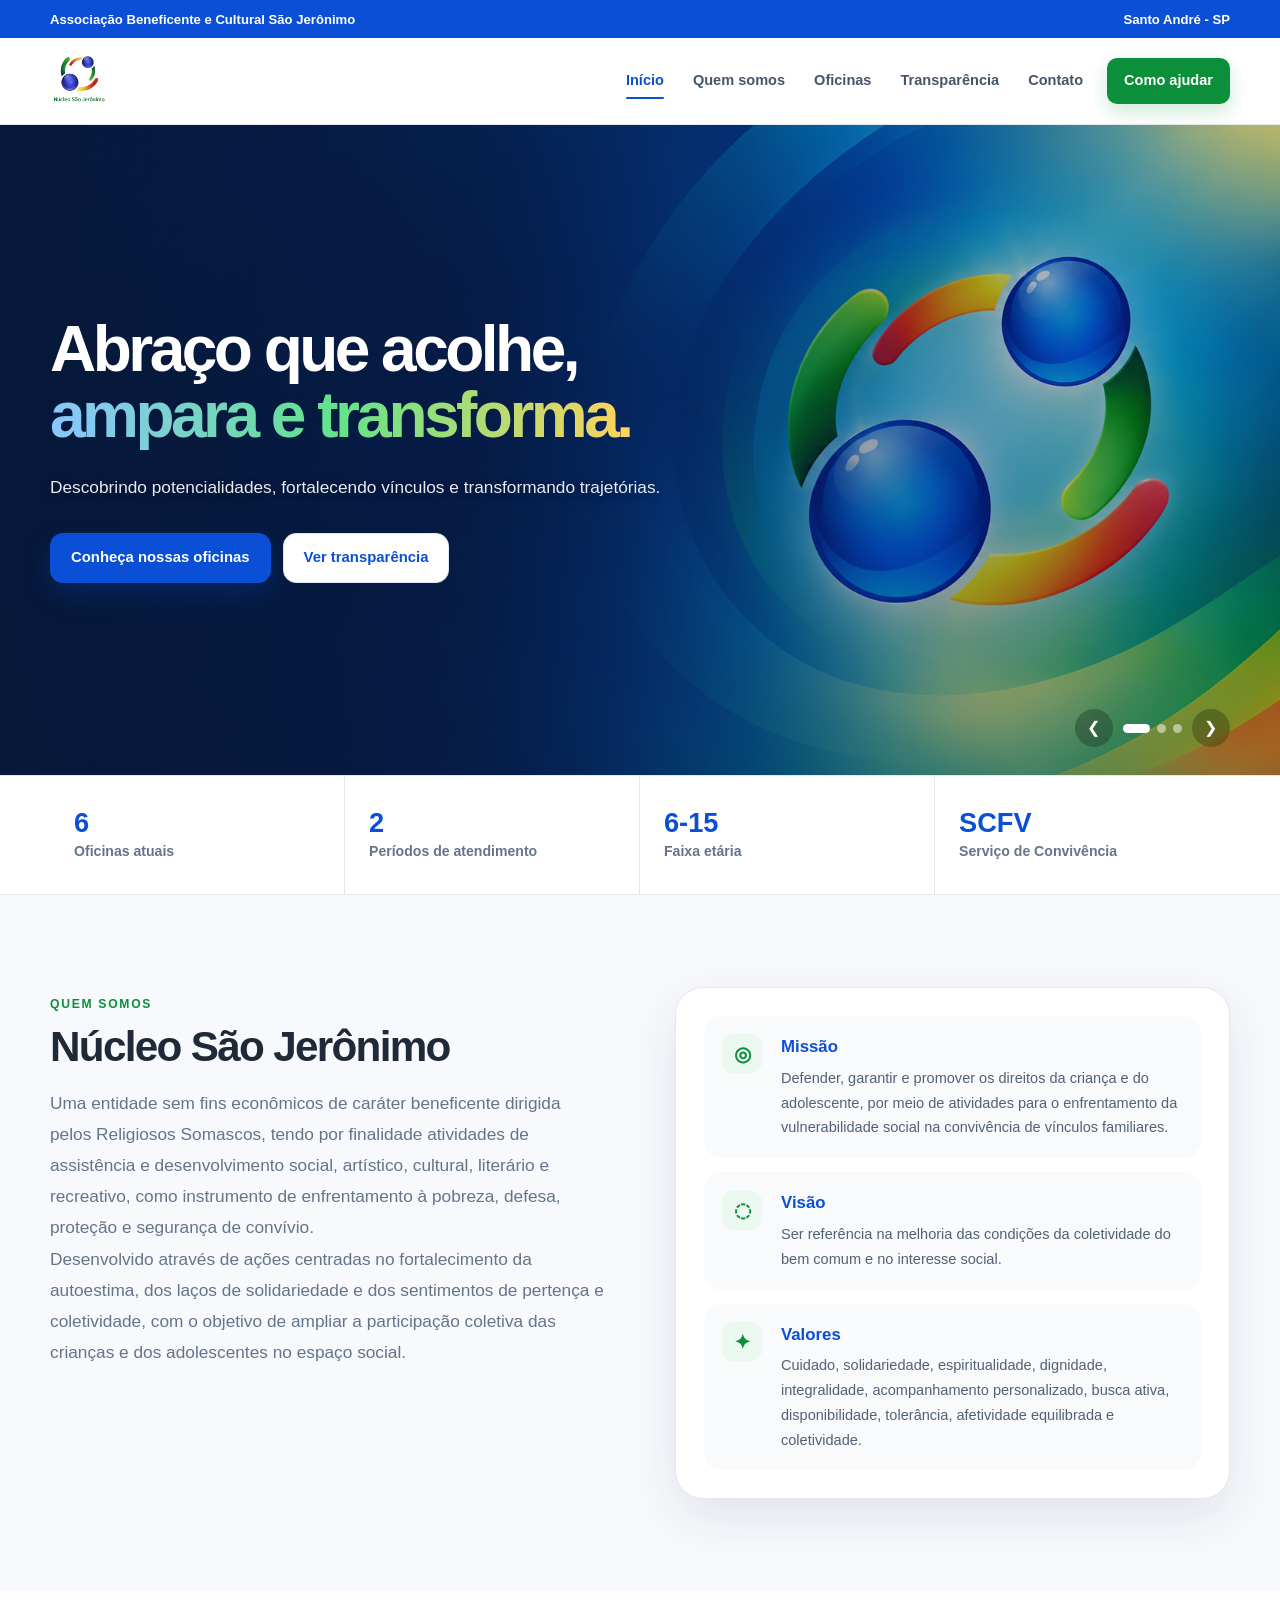
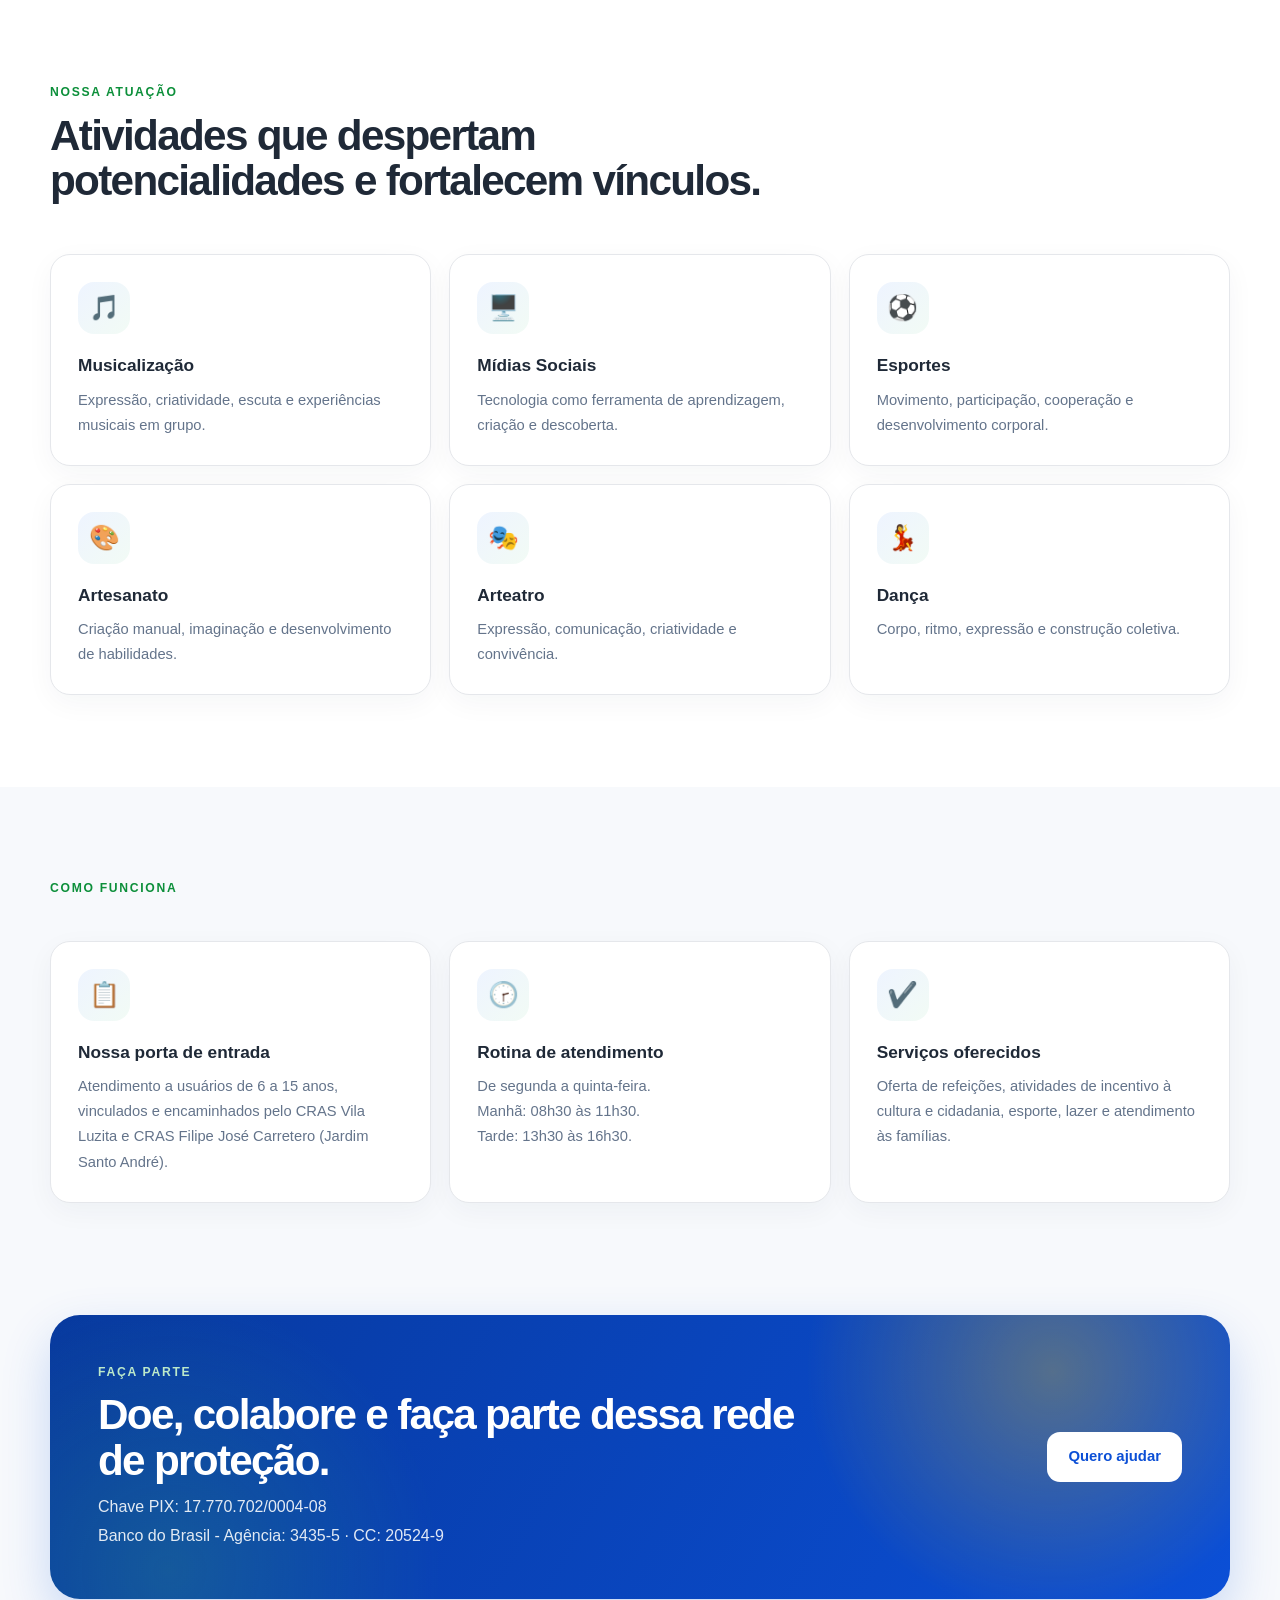
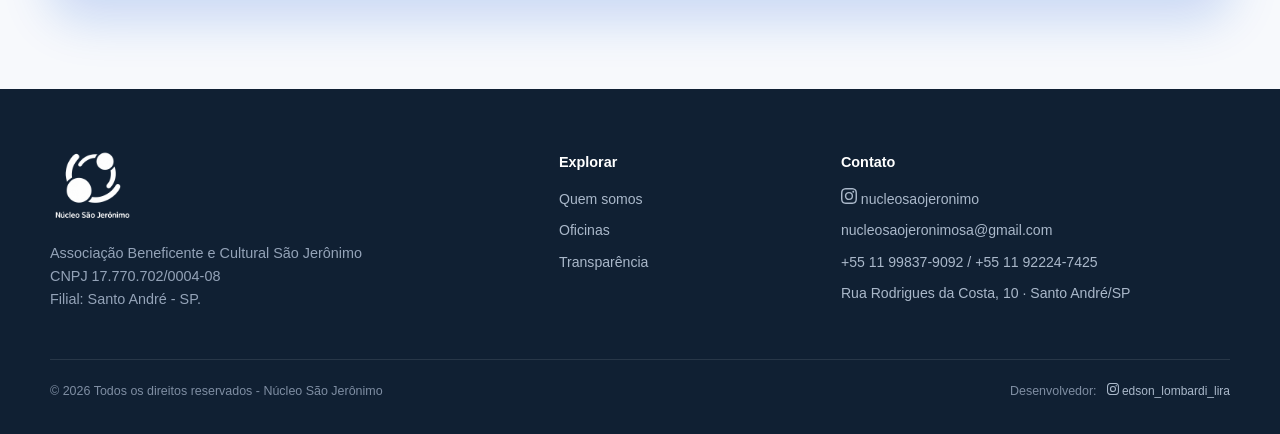
<file: index.html>
<!DOCTYPE html>
<html lang="pt-BR">
<head>
    <meta charset="UTF-8">
    <meta name="viewport" content="width=device-width, initial-scale=1.0">
    <meta name="description" content="Núcleo São Jerônimo - Santo André. Serviço de Convivência e Fortalecimento de Vínculos e atividades socioeducativas.">
    <meta name="theme-color" content="#0B4FD6">
    <title>Núcleo São Jerônimo - Santo André</title>
    <link rel="stylesheet" href="style.css">
</head>

<body>

    <!-- =====================================================
         BARRA SUPERIOR
         ===================================================== -->
         

    <div class="topbar">
        <div class="container topbar-inner">
            <span>Associação Beneficente e Cultural São Jerônimo</span>
            <span>Santo André - SP</span>
        </div>
    </div>

    <!-- =====================================================
         CABEÇALHO / MENU
         ===================================================== -->

    <header class="site-header">
        <div class="container nav">

            <a class="brand" href="index.html" aria-label="Núcleo São Jerônimo - início">
                <img src="img/logo.png" alt="Núcleo São Jerônimo">
            </a>

            <button
                class="mobile-toggle"
                type="button"
                aria-label="Abrir menu"
                aria-expanded="false"
                aria-controls="site-menu">
                <span></span>
                <span></span>
                <span></span>
            </button>

            <nav class="menu" id="site-menu" aria-label="Navegação principal">
                <a class="active" href="index.html">Início</a>
                <a href="#sobre">Quem somos</a>
                <a href="#oficinas">Oficinas</a>
                <a href="transparencia.html">Transparência</a>
                <a href="#contato">Contato</a>
                <a class="nav-cta" href="#ajudar">Como ajudar</a>
            </nav>

        </div>
    </header>

    <main>

        <!-- =================================================
             HERO
             O texto e os botões permanecem fixos.
             Somente as imagens de fundo mudam pelo carrossel.
             Coloque as fotos reais em:
             img/hero/hero-01.svg
             img/hero/hero-02.svg
             img/hero/hero-03.svg
             ================================================= -->

        <section class="hero hero-carousel" aria-label="Apresentação do Núcleo São Jerônimo">

            <div class="hero-slides" aria-hidden="true">
                <div class="hero-slide is-active" style="background-image: url('img/hero/hero-logo-direita.png');"></div>
                <div class="hero-slide" style="background-image: url('img/hero/oficinas/img-musicalização.jpeg');"></div>
                <div class="hero-slide" style="background-image: url('img/hero/oficinas/img-arteatro\ \(2\).jpeg');"></div>
                <div class="hero-slide" style="background-image: url('img/hero/oficinas/img-futsal\ \(2\).jpeg');"></div>
                <div class="hero-slide" style="background-image: url('img/hero/oficinas/img-dança.jpeg');"></div>
                <div class="hero-slide" style="background-image: url('img/hero/oficinas/img-midia-sociais.jpeg');"></div>
                <div class="hero-slide" style="background-image: url('img/hero/oficinas/img-artesanato\ \(2\).jpeg');"></div>


            </div>

            <!-- Filtro geral sobre a foto.
                 A área esquerda recebe uma camada mais escura para
                 manter o texto legível sem alterar sua posição. -->

            <div class="hero-overlay" aria-hidden="true"></div>

            <div class="container hero-content">
                <div class="hero-copy">

                    <h1>
                        Abraço que acolhe,
                        <span class="texto-gradiente">ampara e transforma.</span>
                    </h1>

                    <p class="lead">
                        Descobrindo potencialidades, fortalecendo vínculos e transformando trajetórias.
                    </p>

                    <div class="actions">
                        <a class="btn btn-primary" href="#oficinas">Conheça nossas oficinas</a>
                        <a class="btn btn-light" href="transparencia.html">Ver transparência</a>
                    </div>

                </div>
            </div>

            <!-- Controles do carrossel -->
            <div class="container hero-controls">

                <button class="hero-control hero-prev" type="button" aria-label="Imagem anterior">
                    &#10094;
                </button>

                <div class="hero-dots" aria-label="Selecionar imagem">
                    <button class="hero-dot is-active" type="button" aria-label="Mostrar imagem 1" aria-current="true"></button>
                    <button class="hero-dot" type="button" aria-label="Mostrar imagem 2"></button>
                    <button class="hero-dot" type="button" aria-label="Mostrar imagem 3"></button>
                </div>

                <button class="hero-control hero-next" type="button" aria-label="Próxima imagem">
                    &#10095;
                </button>

            </div>
        </section>

        <!-- =================================================
             ESTATÍSTICAS
             ================================================= -->

        <section class="stats" aria-label="Números do serviço">
            <div class="container stat-grid">

                <div class="stat">
                    <strong>6</strong>
                    <span>Oficinas atuais</span>
                </div>

                <div class="stat">
                    <strong>2</strong>
                    <span>Períodos de atendimento</span>
                </div>

                <div class="stat">
                    <strong>6-15</strong>
                    <span>Faixa etária</span>
                </div>

                <div class="stat">
                    <strong>SCFV</strong>
                    <span>Serviço de Convivência</span>
                </div>

            </div>
        </section>

        <!-- =================================================
             QUEM SOMOS
             ================================================= -->

        <section class="section" id="sobre">
            <div class="container split">

                <div class="about-copy">
                    <div class="nos">Quem somos</div>

                    <h2>Núcleo São Jerônimo</h2>

                    <p class="lead">
                        Uma entidade sem fins econômicos de caráter beneficente dirigida pelos Religiosos Somascos,
                        tendo por finalidade atividades de assistência e desenvolvimento social, artístico, cultural,
                        literário e recreativo, como instrumento de enfrentamento à pobreza, defesa, proteção e
                        segurança de convívio. <br> Desenvolvido através de ações centradas no fortalecimento da autoestima, dos laços de solidariedade e dos sentimentos de pertença e coletividade, com o objetivo de ampliar a participação coletiva das crianças e dos adolescentes no espaço social.
                    </p>

                    <!-- <a class="btn btn-light claro" href="transparencia.html">
                        Conheça os dados institucionais
                    </a> -->

                </div>

                <!-- Missão, visão e valores -->
                <div class="values-panel">

                    <article class="value-item">
                        <span class="value-icon" aria-hidden="true">◎</span>
                        <div>
                            <h3>Missão</h3>
                            <p>
                                Defender, garantir e promover os direitos da criança e do adolescente, por meio de
                                atividades para o enfrentamento da vulnerabilidade social na convivência de vínculos familiares.
                            </p>
                        </div>
                    </article>

                    <article class="value-item">
                        <span class="value-icon" aria-hidden="true">◌</span>
                        <div>
                            <h3>Visão</h3>
                            <p>
                                Ser referência na melhoria das condições da coletividade do bem comum e no interesse social.
                            </p>
                        </div>
                    </article>

                    <article class="value-item">
                        <span class="value-icon" aria-hidden="true">✦</span>
                        <div>
                            <h3>Valores</h3>
                            <p>
                                Cuidado, solidariedade, espiritualidade, dignidade, integralidade, acompanhamento personalizado,
                                busca ativa, disponibilidade, tolerância, afetividade equilibrada e coletividade.
                            </p>
                        </div>
                    </article>

                </div>

            </div>
        </section>

        <!-- =================================================
             OFICINAS
             ================================================= -->

        <section class="section section-white" id="oficinas">
            <div class="container">

                <div class="section-head">
                    <div>
                        <div class="kicker">Nossa atuação</div>
                        <h2>Atividades que despertam potencialidades e fortalecem vínculos.</h2>
                    </div>
                </div>

                <div class="cards">

                    <article class="card">
                        <div class="icon" aria-hidden="true">🎵</div>
                        <h3>Musicalização</h3>
                        <p>Expressão, criatividade, escuta e experiências musicais em grupo.</p>
                    </article>

                    <article class="card">
                        <div class="icon" aria-hidden="true">🖥️</div>
                        <h3>Mídias Sociais</h3>
                        <p>Tecnologia como ferramenta de aprendizagem, criação e descoberta.</p>
                    </article>

                    <article class="card">
                        <div class="icon" aria-hidden="true">⚽</div>
                        <h3>Esportes</h3>
                        <p>Movimento, participação, cooperação e desenvolvimento corporal.</p>
                    </article>

                    <article class="card">
                        <div class="icon" aria-hidden="true">🎨</div>
                        <h3>Artesanato</h3>
                        <p>Criação manual, imaginação e desenvolvimento de habilidades.</p>
                    </article>

                    <article class="card">
                        <div class="icon" aria-hidden="true">🎭</div>
                        <h3>Arteatro</h3>
                        <p>Expressão, comunicação, criatividade e convivência.</p>
                    </article>

                    <article class="card">
                        <div class="icon" aria-hidden="true">💃</div>
                        <h3>Dança</h3>
                        <p>Corpo, ritmo, expressão e construção coletiva.</p>
                    </article>

                </div>

            </div>
        </section>

        <!-- =================================================
             ROTINA
             ================================================= -->

        <section class="section" id="rotina">
            <div class="container">

                <div class="section-head">
                    <div>
                        <div class="kicker">Como funciona</div>
                    </div>
                </div>

                <div class="cards">

                    <article class="card">
                        <div class="icon" aria-hidden="true">📋</div>
                        <h3>Nossa porta de entrada</h3>
                        <p>
                            Atendimento a usuários de 6 a 15 anos, vinculados e encaminhados pelo CRAS Vila Luzita
                            e CRAS Filipe José Carretero (Jardim Santo André).
                        </p>
                    </article>

                    <article class="card">
                        <div class="icon" aria-hidden="true">🕝</div>
                        <h3>Rotina de atendimento</h3>
                        <p>
                            De segunda a quinta-feira.<br>
                            Manhã: 08h30 às 11h30.<br>
                            Tarde: 13h30 às 16h30.
                        </p>
                    </article>

                    <article class="card">
                        <div class="icon" aria-hidden="true">✔️</div>
                        <h3>Serviços oferecidos</h3>
                        <p>
                            Oferta de refeições, atividades de incentivo à cultura e cidadania, esporte,
                            lazer e atendimento às famílias.
                        </p>
                    </article>

                </div>

            </div>
        </section>

        <!-- =================================================
             COMO AJUDAR
             ================================================= -->

        <section class="section section-help" id="ajudar">
            <div class="container">

                <div class="cta">

                    <div>
                        <div class="kicker kicker-light">Faça parte</div>

                        <h2>Doe, colabore e faça parte dessa rede de proteção.</h2>

                        <p>
                            Chave PIX: 17.770.702/0004-08<br>
                            Banco do Brasil - Agência: 3435-5 · CC: 20524-9
                        </p>
                    </div>

                    <a class="btn btn-white" href="https://wa.me/5511998379092">Quero ajudar</a>

                </div>

            </div>
        </section>

    </main>

    <!-- =====================================================
         RODAPÉ
         ===================================================== -->

    <footer id="contato">
        <div class="container">

            <div class="footer-grid">

                <div class="footer-brand">
                    <img src="img/logo.png" alt="Núcleo São Jerônimo">

                    <p>
                        Associação Beneficente e Cultural São Jerônimo<br>
                        CNPJ 17.770.702/0004-08<br>
                        Filial: Santo André - SP.
                    </p>
                </div>

                <div>
                    <h4>Explorar</h4>
                    <a href="#sobre">Quem somos</a>
                    <a href="#oficinas">Oficinas</a>
                    <a href="transparencia.html">Transparência</a>
                </div>

                <div>
                    <h4>Contato</h4>
                    <a href="https://www.instagram.com/nucleosaojeronimo?stkn=MWM2cHE4c2cxZzI4ag==" target="_blank" rel="noopener">
                        <svg xmlns="http://www.w3.org/2000/svg" width="16" height="16" fill="currentColor" class="bi bi-instagram" viewBox="0 0 16 16">
                        <path d="M8 0C5.829 0 5.556.01 4.703.048 3.85.088 3.269.222 2.76.42a3.9 3.9 0 0 0-1.417.923A3.9 3.9 0 0 0 .42 2.76C.222 3.268.087 3.85.048 4.7.01 5.555 0 5.827 0 8.001c0 2.172.01 2.444.048 3.297.04.852.174 1.433.372 1.942.205.526.478.972.923 1.417.444.445.89.719 1.416.923.51.198 1.09.333 1.942.372C5.555 15.99 5.827 16 8 16s2.444-.01 3.298-.048c.851-.04 1.434-.174 1.943-.372a3.9 3.9 0 0 0 1.416-.923c.445-.445.718-.891.923-1.417.197-.509.332-1.09.372-1.942C15.99 10.445 16 10.173 16 8s-.01-2.445-.048-3.299c-.04-.851-.175-1.433-.372-1.941a3.9 3.9 0 0 0-.923-1.417A3.9 3.9 0 0 0 13.24.42c-.51-.198-1.092-.333-1.943-.372C10.443.01 10.172 0 7.998 0zm-.717 1.442h.718c2.136 0 2.389.007 3.232.046.78.035 1.204.166 1.486.275.373.145.64.319.92.599s.453.546.598.92c.11.281.24.705.275 1.485.039.843.047 1.096.047 3.231s-.008 2.389-.047 3.232c-.035.78-.166 1.203-.275 1.485a2.5 2.5 0 0 1-.599.919c-.28.28-.546.453-.92.598-.28.11-.704.24-1.485.276-.843.038-1.096.047-3.232.047s-2.39-.009-3.233-.047c-.78-.036-1.203-.166-1.485-.276a2.5 2.5 0 0 1-.92-.598 2.5 2.5 0 0 1-.6-.92c-.109-.281-.24-.705-.275-1.485-.038-.843-.046-1.096-.046-3.233s.008-2.388.046-3.231c.036-.78.166-1.204.276-1.486.145-.373.319-.64.599-.92s.546-.453.92-.598c.282-.11.705-.24 1.485-.276.738-.034 1.024-.044 2.515-.045zm4.988 1.328a.96.96 0 1 0 0 1.92.96.96 0 0 0 0-1.92m-4.27 1.122a4.109 4.109 0 1 0 0 8.217 4.109 4.109 0 0 0 0-8.217m0 1.441a2.667 2.667 0 1 1 0 5.334 2.667 2.667 0 0 1 0-5.334"/>
                        </svg>
                        nucleosaojeronimo
                    </a>
                    <a href="mailto:nucleosaojeronimosa@gmail.com">nucleosaojeronimosa@gmail.com</a>
                    <a href="https://wa.me/5511998379092" target="_blank" rel="noopener">
                        +55 11 99837-9092 / +55 11 92224-7425
                    </a>
                    <a
                        href="https://www.google.com/maps/search/?api=1&query=Rua+Rodrigues+da+Costa+10+Santo+André+SP"
                        target="_blank"
                        rel="noopener">
                        Rua Rodrigues da Costa, 10 · Santo André/SP
                    </a>
                        
                </div>

            </div>

            <div class="footer-bottom">
                <span>© <span data-year></span> Todos os direitos reservados - Núcleo São Jerônimo</span>

                <span id="dev">Desenvolvedor:<a href="https://www.instagram.com/edson_lombardi_lira?stkn=MXc5ZTM5MHNpNmRtbg==" target="_blank" rel="noopener">
                        <svg xmlns="http://www.w3.org/2000/svg" width="12" height="12" fill="currentColor" class="bi bi-instagram" viewBox="0 0 16 16">
                        <path d="M8 0C5.829 0 5.556.01 4.703.048 3.85.088 3.269.222 2.76.42a3.9 3.9 0 0 0-1.417.923A3.9 3.9 0 0 0 .42 2.76C.222 3.268.087 3.85.048 4.7.01 5.555 0 5.827 0 8.001c0 2.172.01 2.444.048 3.297.04.852.174 1.433.372 1.942.205.526.478.972.923 1.417.444.445.89.719 1.416.923.51.198 1.09.333 1.942.372C5.555 15.99 5.827 16 8 16s2.444-.01 3.298-.048c.851-.04 1.434-.174 1.943-.372a3.9 3.9 0 0 0 1.416-.923c.445-.445.718-.891.923-1.417.197-.509.332-1.09.372-1.942C15.99 10.445 16 10.173 16 8s-.01-2.445-.048-3.299c-.04-.851-.175-1.433-.372-1.941a3.9 3.9 0 0 0-.923-1.417A3.9 3.9 0 0 0 13.24.42c-.51-.198-1.092-.333-1.943-.372C10.443.01 10.172 0 7.998 0zm-.717 1.442h.718c2.136 0 2.389.007 3.232.046.78.035 1.204.166 1.486.275.373.145.64.319.92.599s.453.546.598.92c.11.281.24.705.275 1.485.039.843.047 1.096.047 3.231s-.008 2.389-.047 3.232c-.035.78-.166 1.203-.275 1.485a2.5 2.5 0 0 1-.599.919c-.28.28-.546.453-.92.598-.28.11-.704.24-1.485.276-.843.038-1.096.047-3.232.047s-2.39-.009-3.233-.047c-.78-.036-1.203-.166-1.485-.276a2.5 2.5 0 0 1-.92-.598 2.5 2.5 0 0 1-.6-.92c-.109-.281-.24-.705-.275-1.485-.038-.843-.046-1.096-.046-3.233s.008-2.388.046-3.231c.036-.78.166-1.204.276-1.486.145-.373.319-.64.599-.92s.546-.453.92-.598c.282-.11.705-.24 1.485-.276.738-.034 1.024-.044 2.515-.045zm4.988 1.328a.96.96 0 1 0 0 1.92.96.96 0 0 0 0-1.92m-4.27 1.122a4.109 4.109 0 1 0 0 8.217 4.109 4.109 0 0 0 0-8.217m0 1.441a2.667 2.667 0 1 1 0 5.334 2.667 2.667 0 0 1 0-5.334"/>
                        </svg>
                        edson_lombardi_lira
                    </a>
                </span>
            </div>

        </div>
    </footer>

    <script src="script.js"></script>
</body>
</html>
</file>
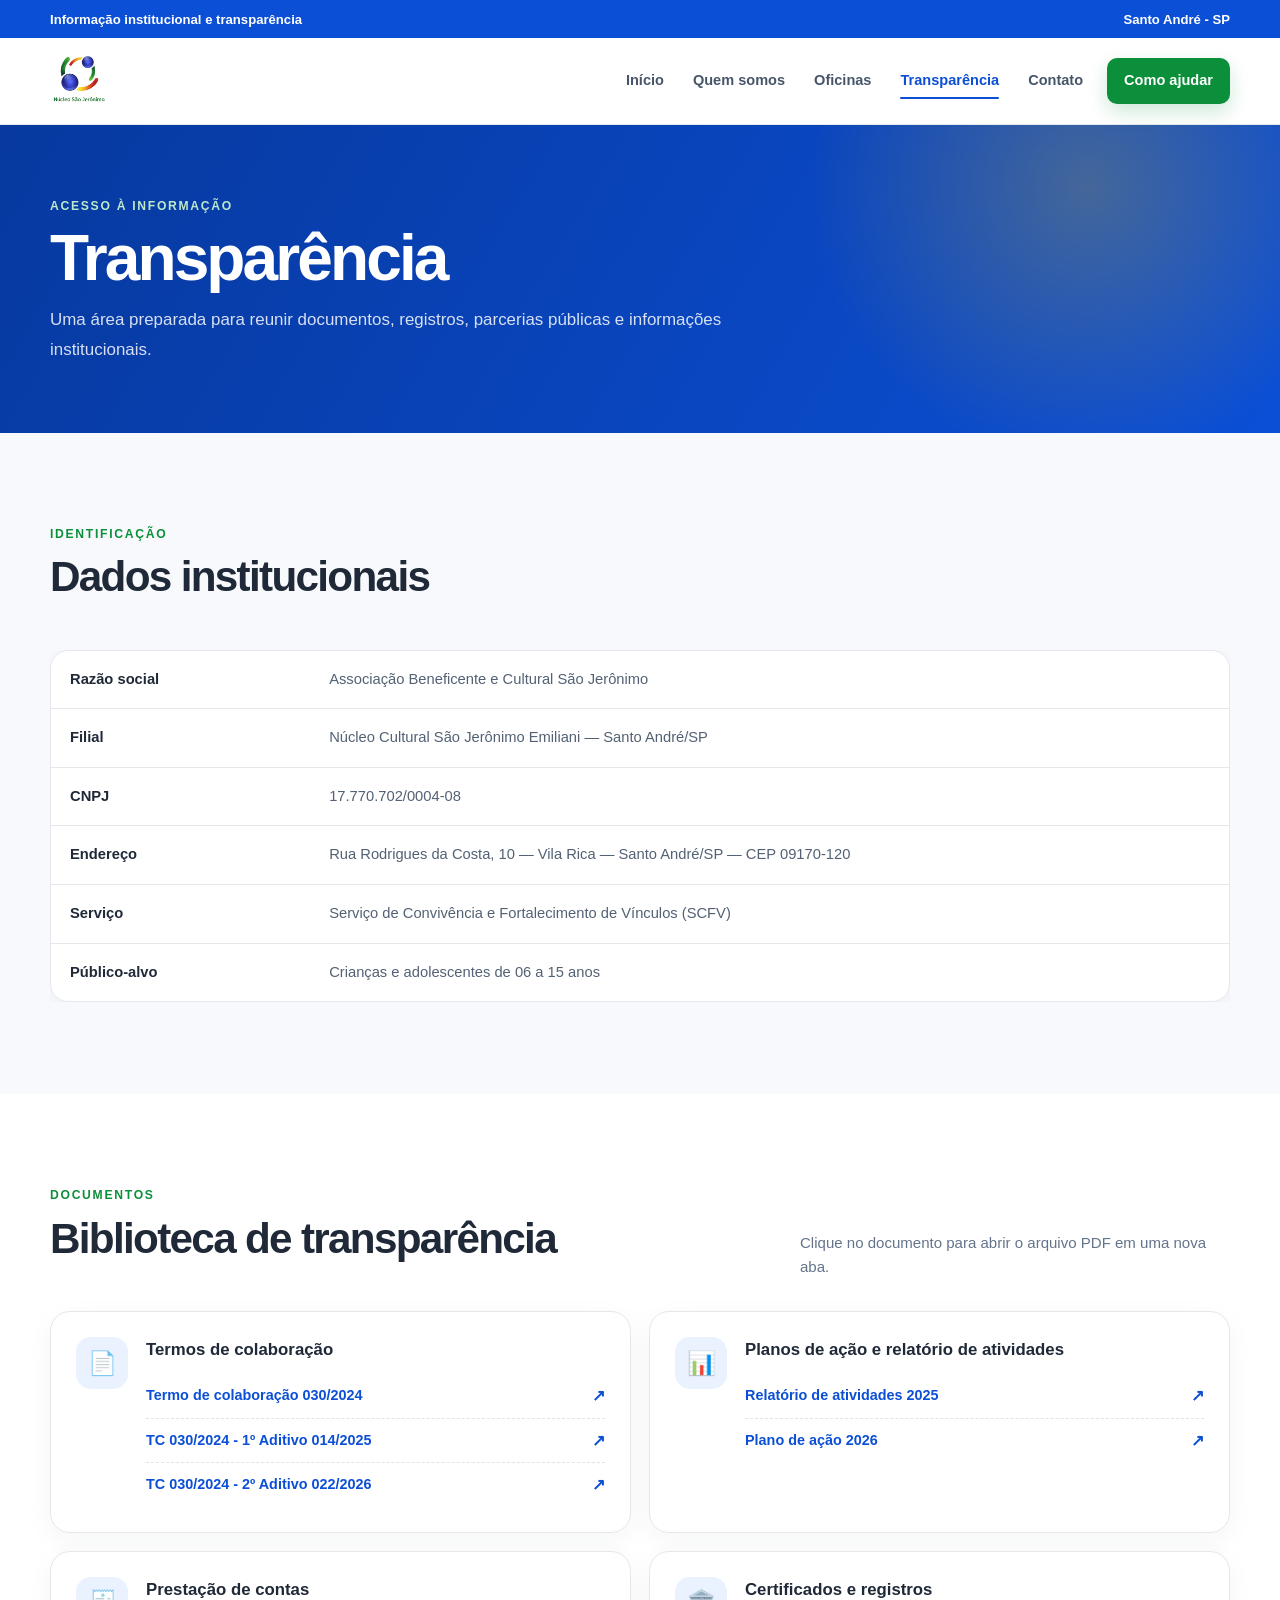
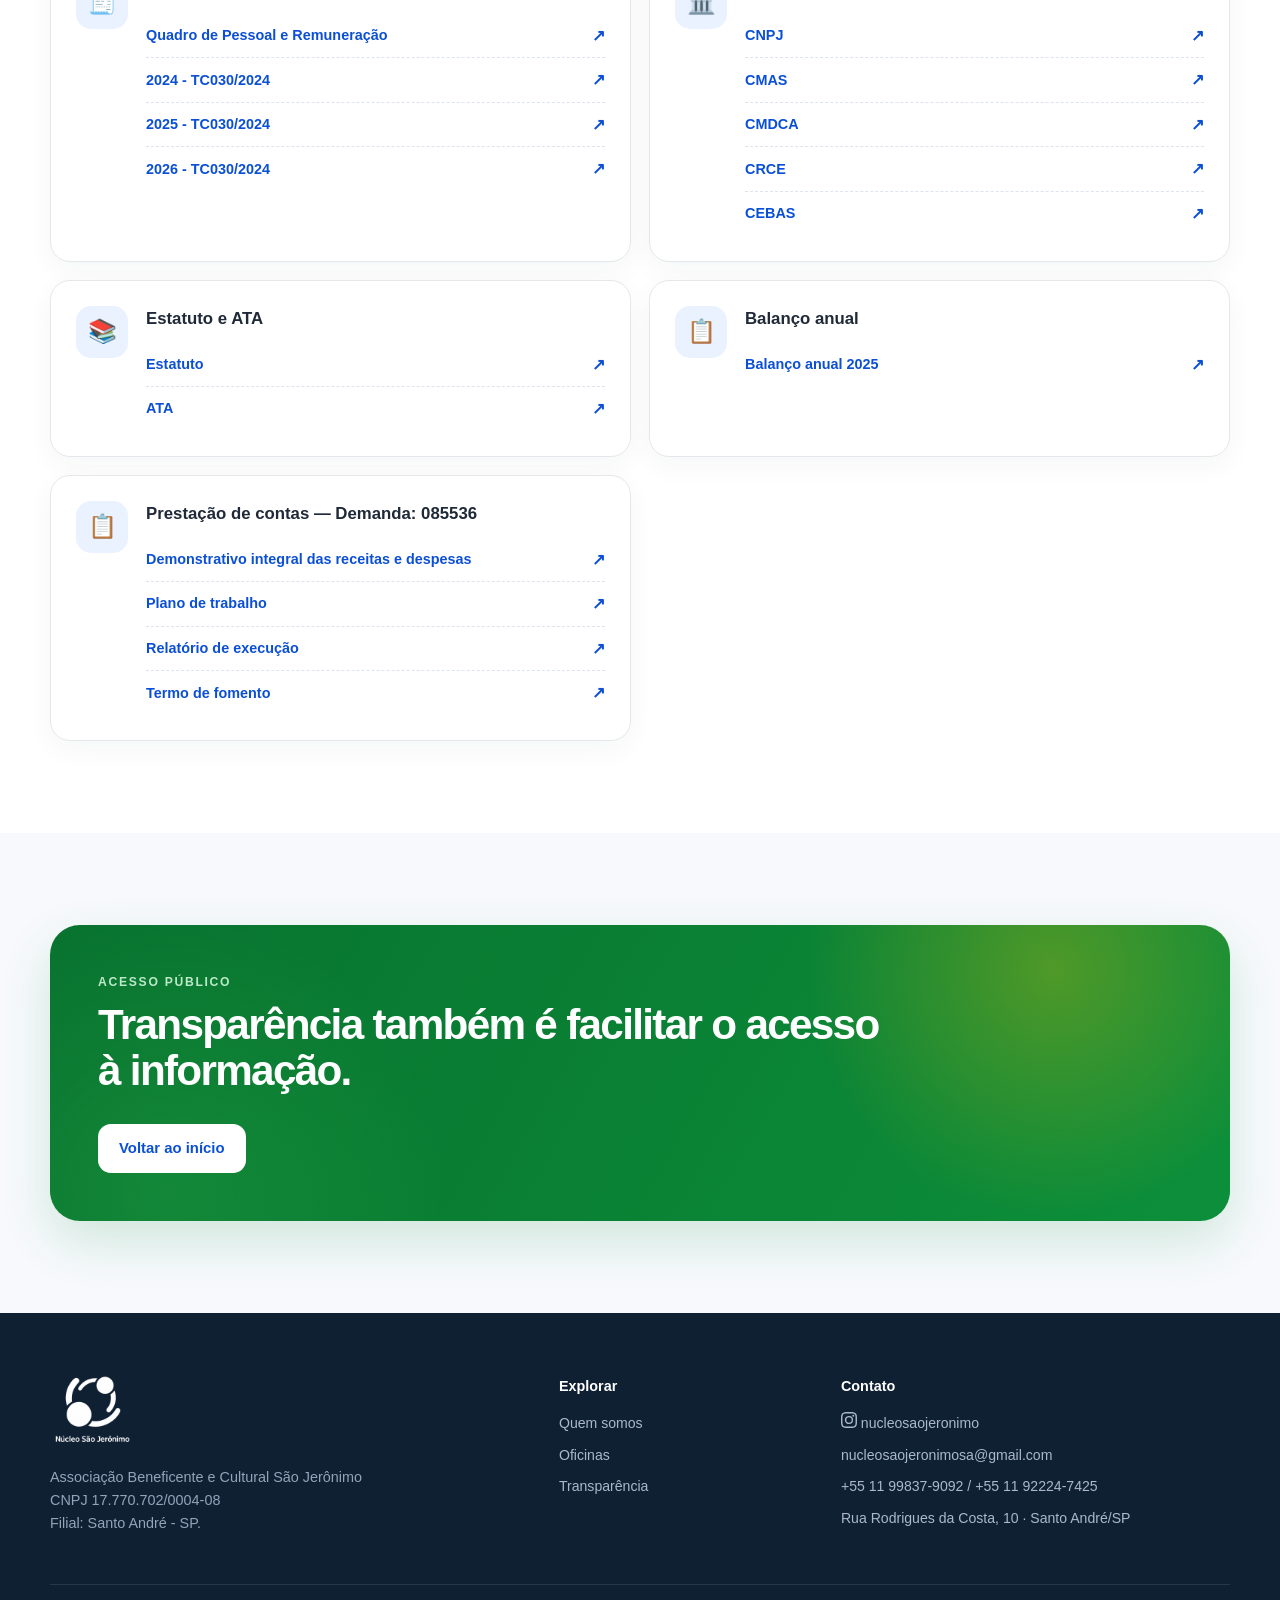
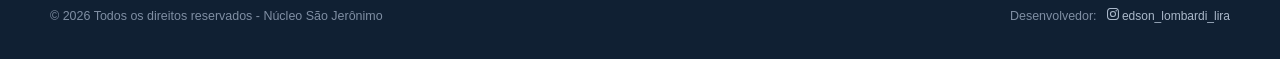
<file: transparencia.html>
<!DOCTYPE html>
<html lang="pt-BR">
<head>
    <meta charset="UTF-8">
    <meta name="viewport" content="width=device-width, initial-scale=1.0">
    <meta name="description" content="Transparência — Núcleo São Jerônimo, Santo André.">
    <meta name="theme-color" content="#0B4FD6">
    <title>Transparência | Núcleo São Jerônimo</title>
    <link rel="stylesheet" href="style.css">
</head>

<body>

    <!-- =====================================================
         CABEÇALHO
         ===================================================== -->
    <div class="topbar">
        <div class="container topbar-inner">
            <span>Informação institucional e transparência</span>
            <span>Santo André - SP</span>
        </div>
    </div>

    <header class="site-header">
        <div class="container nav">

            <a class="brand" href="index.html" aria-label="Núcleo São Jerônimo - início">
                <img src="img/logo.png" alt="Núcleo São Jerônimo">
            </a>

            <button
                class="mobile-toggle"
                type="button"
                aria-label="Abrir menu"
                aria-expanded="false"
                aria-controls="site-menu">
                <span></span>
                <span></span>
                <span></span>
            </button>

            <nav class="menu" id="site-menu" aria-label="Navegação principal">
                <a href="index.html">Início</a>
                <a href="index.html#sobre">Quem somos</a>
                <a href="index.html#oficinas">Oficinas</a>
                <a class="active" href="transparencia.html">Transparência</a>
                <a href="index.html#contato">Contato</a>
                <a class="nav-cta" href="index.html#ajudar">Como ajudar</a>
            </nav>

        </div>
    </header>

    <main>

        <!-- =================================================
             HERO DA TRANSPARÊNCIA
             ================================================= -->
        <section class="page-hero">
            <div class="container">
                <div class="kicker kicker-light">Acesso à informação</div>
                <h1>Transparência</h1>
                <p>
                    Uma área preparada para reunir documentos, registros, parcerias públicas
                    e informações institucionais.
                </p>
            </div>
        </section>

        <!-- =================================================
             DADOS INSTITUCIONAIS
             ================================================= -->
        <section class="section">
            <div class="container">

                <div class="section-head">
                    <div>
                        <div class="kicker">Identificação</div>
                        <h2>Dados institucionais</h2>
                    </div>
                </div>

                <div class="table-wrap">
                    <table class="data-table">
                        <tbody>
                            <tr>
                                <td>Razão social</td>
                                <td>Associação Beneficente e Cultural São Jerônimo</td>
                            </tr>
                            <tr>
                                <td>Filial</td>
                                <td>Núcleo Cultural São Jerônimo Emiliani — Santo André/SP</td>
                            </tr>
                            <tr>
                                <td>CNPJ</td>
                                <td>17.770.702/0004-08</td>
                            </tr>
                            <tr>
                                <td>Endereço</td>
                                <td>Rua Rodrigues da Costa, 10 — Vila Rica — Santo André/SP — CEP 09170-120</td>
                            </tr>
                            <tr>
                                <td>Serviço</td>
                                <td>Serviço de Convivência e Fortalecimento de Vínculos (SCFV)</td>
                            </tr>
                            <tr>
                                <td>Público-alvo</td>
                                <td>Crianças e adolescentes de 06 a 15 anos</td>
                            </tr>
                        </tbody>
                    </table>
                </div>

            </div>
        </section>

        <!-- =================================================
             BIBLIOTECA DE TRANSPARÊNCIA
             -------------------------------------------------
             Cada documento abaixo já está preparado como link.
             Os PDFs devem ser colocados na pasta /docs com os
             nomes indicados nos hrefs.
             ================================================= -->
        <section class="section section-white" id="documentos">
            <div class="container">

                <div class="section-head">
                    <div>
                        <div class="kicker">Documentos</div>
                        <h2>Biblioteca de transparência</h2>
                    </div>

                    <p>
                        Clique no documento para abrir o arquivo PDF em uma nova aba.
                    </p>
                </div>

                <div class="document-grid">

                    <article class="document-card">
                        <div class="document-icon" aria-hidden="true">📄</div>
                        <div>
                            <h3>Termos de colaboração</h3>

                            <a class="document-link" href="docs/Termo de  Colaboração 0302024.pdf" target="_blank" rel="noopener">
                                Termo de colaboração 030/2024
                                <span aria-hidden="true">↗</span>

                            <a class="document-link" href="docs/TC 0302024 1 termo aditivo 0142025.pdf" target="_blank" rel="noopener">
                                TC 030/2024 - 1º Aditivo 014/2025
                                <span aria-hidden="true">↗</span>

                            <a class="document-link" href="docs/TC-030-2024-Aditivo-022-2026.pdf" target="_blank" rel="noopener">
                                TC 030/2024 - 2º Aditivo 022/2026
                                <span aria-hidden="true">↗</span>
                            </a>
                        </div>
                    </article>

                    <article class="document-card">
                        <div class="document-icon" aria-hidden="true">📊</div>
                        <div>
                            <h3>Planos de ação e relatório de atividades</h3>
                            <a class="document-link" href="docs/Relatorio-de-atividades-2025.pdf" target="_blank" rel="noopener">
                                Relatório de atividades 2025
                                <span aria-hidden="true">↗</span>
                            </a>
                            <a class="document-link" href="docs/Plano-de-ação-2026.pdf" target="_blank" rel="noopener">
                                Plano de ação 2026
                                <span aria-hidden="true">↗</span>
                            </a>
                        </div>
                    </article>

                    <article class="document-card">
                        <div class="document-icon" aria-hidden="true">🧾</div>
                        <div>
                            <h3>Prestação de contas</h3>
                            <a class="document-link" href="docs/Quadro de Pessol e Remuneração.pdf" target="_blank" rel="noopener">
                                Quadro de Pessoal e Remuneração
                                <span aria-hidden="true">↗</span>
                            </a>
                            <a class="document-link" href="docs/2024 tc0302024.pdf" target="_blank" rel="noopener">
                                2024 - TC030/2024
                                <span aria-hidden="true">↗</span>
                            </a>
                            <a class="document-link" href="docs/2025 - tc0302024.pdf" target="_blank" rel="noopener">
                                2025 - TC030/2024
                                <span aria-hidden="true">↗</span>
                            </a>

                            <a class="document-link" href="docs/2026 tc0302024.pdf" target="_blank" rel="noopener">
                                2026 - TC030/2024
                                <span aria-hidden="true">↗</span>
                            </a>

                        </div>
                    </article>

                    <article class="document-card">
                        <div class="document-icon" aria-hidden="true">🏛️</div>
                        <div>
                            <h3>Certificados e registros</h3>
                            <a class="document-link" href="docs/CNPJ.pdf" target="_blank" rel="noopener">
                                CNPJ
                                <span aria-hidden="true">↗</span>
                            </a>
                            <a class="document-link" href="docs/CMAS-2026.pdf" target="_blank" rel="noopener">
                                CMAS
                                <span aria-hidden="true">↗</span>
                            </a>
                            <a class="document-link" href="docs/CMDCA-2026.pdf" target="_blank" rel="noopener">
                                CMDCA
                                <span aria-hidden="true">↗</span>
                            </a>
                            <a class="document-link" href="docs/CRCE-2026.pdf" target="_blank" rel="noopener">
                                CRCE
                                <span aria-hidden="true">↗</span>
                            </a>
                            <a class="document-link" href="docs/CEBAS.pdf" target="_blank" rel="noopener">
                                CEBAS
                                <span aria-hidden="true">↗</span>
                            </a>
                            
                        </div>
                    </article>

                    <article class="document-card">
                        <div class="document-icon" aria-hidden="true">📚</div>
                        <div>
                            <h3>Estatuto e ATA</h3>
                            <a class="document-link" href="docs/Estatuto-2026.pdf" target="_blank" rel="noopener">
                                Estatuto
                                <span aria-hidden="true">↗</span>
                            </a>
                            <a class="document-link" href="docs/ASSEMBLEIA-ATA-82ª-IR-ACQUES.pdf" target="_blank" rel="noopener">
                                ATA
                                <span aria-hidden="true">↗</span>
                            </a>
                        </div>
                    </article>

                    <article class="document-card">
                        <div class="document-icon" aria-hidden="true">📋</div>
                        <div>
                            <h3>Balanço anual</h3>
                            <a class="document-link" href="docs/Balanco-anual-2025.pdf" target="_blank" rel="noopener">
                                Balanço anual 2025
                                <span aria-hidden="true">↗</span>
                            </a>
                        </div>
                    </article>

                    <article class="document-card">
                        <div class="document-icon" aria-hidden="true">📋</div>
                        <div>
                            <h3>Prestação de contas — Demanda: 085536</h3>
                            <a class="document-link" href="docs/Demonstrativo-integral-das-receitas-e-despesas.pdf" target="_blank" rel="noopener">
                                Demonstrativo integral das receitas e despesas
                                <span aria-hidden="true">↗</span>
                            </a>
                            <a class="document-link" href="docs/Plano-de-trabalho-emenda.pdf" target="_blank" rel="noopener">
                                Plano de trabalho
                                <span aria-hidden="true">↗</span>
                            </a>
                            <a class="document-link" href="docs/Relatório-de-execução.pdf" target="_blank" rel="noopener">
                                Relatório de execução
                                <span aria-hidden="true">↗</span>
                            </a>
                            <a class="document-link" href="docs/TERMO DE FOMENTO.pdf" target="_blank" rel="noopener">
                                Termo de fomento
                                <span aria-hidden="true">↗</span>
                            </a>
                        </div>
                    </article>

                </div>

            </div>
        </section>

        <!-- =================================================
             ENCERRAMENTO
             ================================================= -->
        <section class="section">
            <div class="container">
                <div class="info-panel">
                    <div class="kicker kicker-light">Acesso público</div>
                    <h2>Transparência também é facilitar o acesso à informação.</h2>
                    <div class="actions">
                        <a class="btn btn-white" href="index.html">Voltar ao início</a>
                    </div>
                </div>
            </div>
        </section>

    </main>

    <!-- =====================================================
         RODAPÉ
         ===================================================== -->
    <footer id="contato">
        <div class="container">

            <div class="footer-grid">

                <div class="footer-brand">
                    <img src="img/logo.png" alt="Núcleo São Jerônimo">

                    <p>
                        Associação Beneficente e Cultural São Jerônimo<br>
                        CNPJ 17.770.702/0004-08<br>
                        Filial: Santo André - SP.
                    </p>
                </div>

                <div>
                    <h4>Explorar</h4>
                    <a href="index.html#sobre">Quem somos</a>
                    <a href="index.html#oficinas">Oficinas</a>
                    <a href="transparencia.html">Transparência</a>
                </div>

                <div>
                    <h4>Contato</h4>
                    <a href="https://www.instagram.com/nucleosaojeronimo?stkn=MWM2cHE4c2cxZzI4ag==" target="_blank" rel="noopener">
                        <svg xmlns="http://www.w3.org/2000/svg" width="16" height="16" fill="currentColor" class="bi bi-instagram" viewBox="0 0 16 16">
                        <path d="M8 0C5.829 0 5.556.01 4.703.048 3.85.088 3.269.222 2.76.42a3.9 3.9 0 0 0-1.417.923A3.9 3.9 0 0 0 .42 2.76C.222 3.268.087 3.85.048 4.7.01 5.555 0 5.827 0 8.001c0 2.172.01 2.444.048 3.297.04.852.174 1.433.372 1.942.205.526.478.972.923 1.417.444.445.89.719 1.416.923.51.198 1.09.333 1.942.372C5.555 15.99 5.827 16 8 16s2.444-.01 3.298-.048c.851-.04 1.434-.174 1.943-.372a3.9 3.9 0 0 0 1.416-.923c.445-.445.718-.891.923-1.417.197-.509.332-1.09.372-1.942C15.99 10.445 16 10.173 16 8s-.01-2.445-.048-3.299c-.04-.851-.175-1.433-.372-1.941a3.9 3.9 0 0 0-.923-1.417A3.9 3.9 0 0 0 13.24.42c-.51-.198-1.092-.333-1.943-.372C10.443.01 10.172 0 7.998 0zm-.717 1.442h.718c2.136 0 2.389.007 3.232.046.78.035 1.204.166 1.486.275.373.145.64.319.92.599s.453.546.598.92c.11.281.24.705.275 1.485.039.843.047 1.096.047 3.231s-.008 2.389-.047 3.232c-.035.78-.166 1.203-.275 1.485a2.5 2.5 0 0 1-.599.919c-.28.28-.546.453-.92.598-.28.11-.704.24-1.485.276-.843.038-1.096.047-3.232.047s-2.39-.009-3.233-.047c-.78-.036-1.203-.166-1.485-.276a2.5 2.5 0 0 1-.92-.598 2.5 2.5 0 0 1-.6-.92c-.109-.281-.24-.705-.275-1.485-.038-.843-.046-1.096-.046-3.233s.008-2.388.046-3.231c.036-.78.166-1.204.276-1.486.145-.373.319-.64.599-.92s.546-.453.92-.598c.282-.11.705-.24 1.485-.276.738-.034 1.024-.044 2.515-.045zm4.988 1.328a.96.96 0 1 0 0 1.92.96.96 0 0 0 0-1.92m-4.27 1.122a4.109 4.109 0 1 0 0 8.217 4.109 4.109 0 0 0 0-8.217m0 1.441a2.667 2.667 0 1 1 0 5.334 2.667 2.667 0 0 1 0-5.334"/>
                        </svg>
                        nucleosaojeronimo
                    </a>
                    <a href="mailto:nucleosaojeronimosa@gmail.com">nucleosaojeronimosa@gmail.com</a>
                    <a href="https://wa.me/5511998379092" target="_blank" rel="noopener">
                        +55 11 99837-9092 / +55 11 92224-7425
                    </a>
                    <a
                        href="https://www.google.com/maps/search/?api=1&query=Rua+Rodrigues+da+Costa+10+Santo+André+SP"
                        target="_blank"
                        rel="noopener">
                        Rua Rodrigues da Costa, 10 · Santo André/SP
                    </a>
                        
                </div>

            </div>

            <div class="footer-bottom">
                <span>© <span data-year></span> Todos os direitos reservados - Núcleo São Jerônimo</span>
                <span id="dev">Desenvolvedor:<a href="https://www.instagram.com/edson_lombardi_lira?stkn=MXc5ZTM5MHNpNmRtbg==" target="_blank" rel="noopener">
                        <svg xmlns="http://www.w3.org/2000/svg" width="12" height="12" fill="currentColor" class="bi bi-instagram" viewBox="0 0 16 16">
                        <path d="M8 0C5.829 0 5.556.01 4.703.048 3.85.088 3.269.222 2.76.42a3.9 3.9 0 0 0-1.417.923A3.9 3.9 0 0 0 .42 2.76C.222 3.268.087 3.85.048 4.7.01 5.555 0 5.827 0 8.001c0 2.172.01 2.444.048 3.297.04.852.174 1.433.372 1.942.205.526.478.972.923 1.417.444.445.89.719 1.416.923.51.198 1.09.333 1.942.372C5.555 15.99 5.827 16 8 16s2.444-.01 3.298-.048c.851-.04 1.434-.174 1.943-.372a3.9 3.9 0 0 0 1.416-.923c.445-.445.718-.891.923-1.417.197-.509.332-1.09.372-1.942C15.99 10.445 16 10.173 16 8s-.01-2.445-.048-3.299c-.04-.851-.175-1.433-.372-1.941a3.9 3.9 0 0 0-.923-1.417A3.9 3.9 0 0 0 13.24.42c-.51-.198-1.092-.333-1.943-.372C10.443.01 10.172 0 7.998 0zm-.717 1.442h.718c2.136 0 2.389.007 3.232.046.78.035 1.204.166 1.486.275.373.145.64.319.92.599s.453.546.598.92c.11.281.24.705.275 1.485.039.843.047 1.096.047 3.231s-.008 2.389-.047 3.232c-.035.78-.166 1.203-.275 1.485a2.5 2.5 0 0 1-.599.919c-.28.28-.546.453-.92.598-.28.11-.704.24-1.485.276-.843.038-1.096.047-3.232.047s-2.39-.009-3.233-.047c-.78-.036-1.203-.166-1.485-.276a2.5 2.5 0 0 1-.92-.598 2.5 2.5 0 0 1-.6-.92c-.109-.281-.24-.705-.275-1.485-.038-.843-.046-1.096-.046-3.233s.008-2.388.046-3.231c.036-.78.166-1.204.276-1.486.145-.373.319-.64.599-.92s.546-.453.92-.598c.282-.11.705-.24 1.485-.276.738-.034 1.024-.044 2.515-.045zm4.988 1.328a.96.96 0 1 0 0 1.92.96.96 0 0 0 0-1.92m-4.27 1.122a4.109 4.109 0 1 0 0 8.217 4.109 4.109 0 0 0 0-8.217m0 1.441a2.667 2.667 0 1 1 0 5.334 2.667 2.667 0 0 1 0-5.334"/>
                        </svg>
                        edson_lombardi_lira
                    </a>
                </span>
            </div>

        </div>
    </footer>

    <script src="script.js"></script>
</body>
</html>
</file>
<file: style.css>
/* =========================================================
   NÚCLEO SÃO JERÔNIMO — FOLHA DE ESTILOS PRINCIPAL
   =========================================================
   Um único CSS atende:
   - index.html
   - transparencia.html

   Organização:
   01. Variáveis e reset
   02. Estrutura geral
   03. Topbar e cabeçalho
   04. Menu
   05. Componentes gerais
   06. Hero / carrossel
   07. Estatísticas
   08. Quem somos
   09. Cards e oficinas
   10. CTA / Como ajudar
   11. Página Transparência
   12. Rodapé
   13. Responsividade
   ========================================================= */


/* =========================================================
   01. VARIÁVEIS E RESET
   ========================================================= */

:root {
    --blue: #0B4FD6;
    --blue-dark: #07399F;
    --blue-soft: #EAF2FF;

    --green: #0C8F3A;
    --green-dark: #08732F;
    --green-soft: #EAF8EF;

    --yellow: #FFC300;
    --orange: #FF7A1A;

    --text: #1F2937;
    --muted: #64748B;
    --line: #E5E7EB;
    --bg: #F7F9FC;
    --white: #FFFFFF;

    --shadow: 0 18px 50px rgba(15, 42, 80, .10);
    --container: 1180px;
    --radius: 22px;
}

* {
    margin: 0;
    padding: 0;
    box-sizing: border-box;
}

html {
    scroll-behavior: smooth;
}

body {
    min-width: 320px;
    overflow-x: hidden;
    color: var(--text);
    background: var(--bg);
    font-family: Inter, "Segoe UI", Arial, sans-serif;
    line-height: 1.6;
}

img {
    display: block;
    max-width: 100%;
}

a {
    color: inherit;
    text-decoration: none;
}

button {
    font: inherit;
}

.container {
    width: min(var(--container), calc(100% - 40px));
    margin-inline: auto;
}


/* =========================================================
   02. TOPBAR
   ========================================================= */

.topbar {
    color: var(--white);
    background: var(--blue);
    font-size: .82rem;
    font-weight: 600;
}

.topbar-inner {
    min-height: 38px;
    display: flex;
    align-items: center;
    justify-content: space-between;
    gap: 20px;
}


/* =========================================================
   03. CABEÇALHO
   ========================================================= */

.site-header {
    position: sticky;
    top: 0;
    z-index: 1000;
    background: rgba(255, 255, 255, .96);
    border-bottom: 1px solid rgba(229, 231, 235, .9);
    backdrop-filter: blur(12px);
}

.nav {
    min-height: 86px;
    display: flex;
    align-items: center;
    gap: 28px;
}

.brand {
    width: 190px;
    height: 64px;
    display: flex;
    flex: 0 0 auto;
    align-items: center;
}

.brand img {
    width: auto;
    height: auto;
    max-width: 100%;
    max-height: 52px;
    object-fit: contain;
    object-position: left center;
}


/* =========================================================
   04. MENU
   ========================================================= */

.menu {
    margin-left: auto;
    display: flex;
    align-items: center;
    justify-content: flex-end;
    gap: 5px;
}

.menu a {
    position: relative;
    padding: 10px 12px;
    border-radius: 10px;
    color: #475569;
    font-size: .91rem;
    font-weight: 700;
    transition: .2s ease;
}

.menu a:hover {
    color: var(--blue);
    background: var(--blue-soft);
}

.menu a.active {
    color: var(--blue);
}

.menu a.active::after {
    content: "";
    position: absolute;
    right: 12px;
    bottom: 4px;
    left: 12px;
    height: 2px;
    border-radius: 10px;
    background: var(--blue);
}

.menu .nav-cta {
    margin-left: 7px;
    padding: 11px 17px;
    color: var(--white);
    background: var(--green);
    box-shadow: 0 8px 20px rgba(12, 143, 58, .20);
}

.menu .nav-cta:hover {
    color: var(--white);
    background: var(--green-dark);
    transform: translateY(-1px);
}

.mobile-toggle {
    display: none;
    width: 44px;
    height: 44px;
    margin-left: auto;
    padding: 10px;
    border: 0;
    border-radius: 12px;
    background: var(--blue-soft);
    cursor: pointer;
}

.mobile-toggle span {
    width: 22px;
    height: 2px;
    display: block;
    margin: 4px auto;
    border-radius: 5px;
    background: var(--blue);
}


/* =========================================================
   05. COMPONENTES GERAIS
   ========================================================= */

.section {
    padding: 92px 0;
}

.section-white {
    background: var(--white);
}

.section h2 {
    max-width: 760px;
    margin-bottom: 18px;
    font-size: clamp(2rem, 3.3vw, 3.2rem);
    line-height: 1.08;
    letter-spacing: -.04em;
}

.lead {
    max-width: 700px;
    color: var(--muted);
    font-size: 1.08rem;
    line-height: 1.8;
}

.nos,
.kicker {
    margin-bottom: 10px;
    color: var(--green);
    font-size: .76rem;
    font-weight: 900;
    letter-spacing: .14em;
    text-transform: uppercase;
}

.kicker-light {
    color: #BCE9CA;
}

.actions {
    display: flex;
    flex-wrap: wrap;
    gap: 12px;
    margin-top: 30px;
}

.btn {
    min-height: 48px;
    display: inline-flex;
    align-items: center;
    justify-content: center;
    padding: 12px 20px;
    border: 1px solid transparent;
    border-radius: 13px;
    font-size: .93rem;
    font-weight: 800;
    transition: transform .2s ease, background .2s ease, box-shadow .2s ease;
}

.btn-primary {
    color: var(--white);
    background: var(--blue);
    box-shadow: 0 12px 26px rgba(11, 79, 214, .22);
}

.btn-primary:hover {
    background: var(--blue-dark);
    transform: translateY(-2px);
}

.btn-light {
    color: var(--blue);
    background: var(--white);
    border-color: #DCE6F5;
}

.btn-light:hover {
    background: var(--blue-soft);
}

.btn-white {
    color: var(--blue);
    background: var(--white);
}

.btn-white:hover {
    transform: translateY(-2px);
    box-shadow: 0 12px 24px rgba(0, 0, 0, .12);
}

.section-head {
    display: flex;
    align-items: flex-end;
    justify-content: space-between;
    gap: 30px;
    margin-bottom: 32px;
}

.section-head > p {
    max-width: 430px;
    color: var(--muted);
    font-size: .94rem;
}


/* =========================================================
   06. HERO / CARROSSEL
   ---------------------------------------------------------
   O conteúdo textual fica fixo.
   Somente o fundo troca de imagem.
   ========================================================= */

.hero {
    position: relative;
    min-height: 650px;
    overflow: hidden;
    display: flex;
    align-items: center;
    color: var(--white);
    isolation: isolate;
}

.hero-slides,
.hero-slide,
.hero-overlay {
    position: absolute;
    inset: 0;
}

.hero-slides {
    z-index: -3;
}

.hero-slide {
    opacity: 0;
    background-position: center;
    background-size: cover;
    background-repeat: no-repeat;
    transform: scale(1.03);
    transition: opacity .8s ease, transform 5s ease;
}

.hero-slide.is-active {
    opacity: 1;
    transform: scale(1);
}

/*
   Camadas de proteção para leitura.
   A esquerda fica mais escura porque é onde estão
   título, texto e botões.
*/
.hero-overlay {
    z-index: -2;
    background:
        linear-gradient(
            90deg,
            rgba(7, 25, 55, .88) 0%,
            rgba(7, 25, 55, .70) 38%,
            rgba(7, 25, 55, .28) 70%,
            rgba(7, 25, 55, .18) 100%
        ),
        linear-gradient(
            0deg,
            rgba(7, 25, 55, .24),
            rgba(7, 25, 55, .10)
        );
}

.hero-content {
    position: relative;
    z-index: 2;
}

.hero-copy {
    width: min(700px, 62%);
}

.hero h1 {
    max-width: 720px;
    margin-bottom: 24px;
    font-size: clamp(2.8rem, 5vw, 5rem);
    line-height: 1.02;
    letter-spacing: -.055em;
}

.texto-gradiente {
    display: inline;
    background: linear-gradient(90deg, #8BC5FF, #63E38A, #FFD45C);
    -webkit-background-clip: text;
    background-clip: text;
    color: transparent;
}

.hero .lead {
    color: rgba(255, 255, 255, .91);
    text-shadow: 0 2px 12px rgba(0, 0, 0, .18);
}

.hero-controls {
    position: absolute;
    right: 0;
    bottom: 28px;
    left: 0;
    z-index: 5;
    display: flex;
    align-items: center;
    justify-content: flex-end;
    gap: 10px;
}

.hero-dots {
    display: flex;
    align-items: center;
    gap: 7px;
}

.hero-dot,
.hero-control {
    border: 0;
    cursor: pointer;
}

.hero-dot {
    width: 9px;
    height: 9px;
    padding: 0;
    border-radius: 50%;
    background: rgba(255, 255, 255, .50);
    transition: width .2s ease, background .2s ease;
}

.hero-dot.is-active {
    width: 27px;
    border-radius: 99px;
    background: var(--white);
}

.hero-control {
    width: 38px;
    height: 38px;
    display: grid;
    place-items: center;
    border-radius: 50%;
    color: var(--white);
    background: rgba(0, 0, 0, .24);
    backdrop-filter: blur(8px);
    transition: background .2s ease, transform .2s ease;
}

.hero-control:hover {
    background: rgba(0, 0, 0, .48);
    transform: translateY(-1px);
}


/* =========================================================
   07. ESTATÍSTICAS
   ========================================================= */

.stats {
    background: var(--white);
    border-top: 1px solid var(--line);
    border-bottom: 1px solid var(--line);
}

.stat-grid {
    display: grid;
    grid-template-columns: repeat(4, 1fr);
}

.stat {
    min-height: 118px;
    padding: 24px;
    display: flex;
    flex-direction: column;
    justify-content: center;
    gap: 2px;
    border-right: 1px solid var(--line);
}

.stat:last-child {
    border-right: 0;
}

.stat strong {
    color: var(--blue);
    font-size: 1.7rem;
    line-height: 1.1;
}

.stat span {
    color: var(--muted);
    font-size: .88rem;
    font-weight: 600;
}


/* =========================================================
   08. QUEM SOMOS — MISSÃO, VISÃO E VALORES
   ========================================================= */

.split {
    display: grid;
    grid-template-columns: minmax(0, 1fr) minmax(0, 1fr);
    align-items: start;
    gap: 70px;
}

.about-copy {
    padding-top: 8px;
}

.about-copy .btn {
    margin-top: 22px;
}

.values-panel {
    display: grid;
    gap: 14px;
    padding: 28px;
    border: 1px solid var(--line);
    border-radius: 28px;
    background: var(--white);
    box-shadow: var(--shadow);
}

.value-item {
    display: grid;
    grid-template-columns: 44px 1fr;
    gap: 15px;
    padding: 18px;
    border-radius: 18px;
    background: #F8FAFC;
}

.value-item h3 {
    margin-bottom: 5px;
    color: var(--blue);
    font-size: 1.05rem;
}

.value-item p {
    color: #526174;
    font-size: .91rem;
    line-height: 1.7;
}

.value-icon {
    width: 40px;
    height: 40px;
    display: grid;
    place-items: center;
    border-radius: 13px;
    color: var(--green);
    background: var(--green-soft);
    font-size: 1.25rem;
    font-weight: 900;
}


/* =========================================================
   09. CARDS / OFICINAS / ROTINA
   ========================================================= */

.cards {
    display: grid;
    grid-template-columns: repeat(3, 1fr);
    gap: 18px;
}

.card {
    padding: 27px;
    border: 1px solid var(--line);
    border-radius: 20px;
    background: var(--white);
    box-shadow: 0 8px 28px rgba(15, 42, 80, .045);
    transition: transform .2s ease, box-shadow .2s ease, border-color .2s ease;
}

.card:hover {
    border-color: #D5E1F3;
    box-shadow: 0 18px 38px rgba(15, 42, 80, .09);
    transform: translateY(-5px);
}

.icon {
    width: 52px;
    height: 52px;
    display: grid;
    place-items: center;
    margin-bottom: 18px;
    border-radius: 16px;
    background: linear-gradient(135deg, #EEF4FF, #F2FBF5);
    font-size: 1.55rem;
}

.card h3 {
    margin-bottom: 8px;
    font-size: 1.08rem;
}

.card p {
    color: var(--muted);
    font-size: .92rem;
    line-height: 1.7;
}


/* =========================================================
   10. CTA / COMO AJUDAR
   ========================================================= */

.section-help {
    padding-top: 20px;
    padding-bottom: 90px;
}

.cta {
    display: flex;
    align-items: center;
    justify-content: space-between;
    gap: 30px;
    padding: 48px;
    overflow: hidden;
    border-radius: 30px;
    color: var(--white);
    background:
        radial-gradient(circle at 85% 20%, rgba(255, 195, 0, .30), transparent 24%),
        radial-gradient(circle at 10% 90%, rgba(76, 216, 92, .18), transparent 25%),
        linear-gradient(120deg, var(--blue-dark), var(--blue));
    box-shadow: 0 20px 50px rgba(11, 79, 214, .20);
}

.cta h2 {
    max-width: 720px;
    margin-bottom: 10px;
    color: var(--white);
}

.cta p {
    color: rgba(255, 255, 255, .88);
    line-height: 1.8;
}


/* =========================================================
   11. PÁGINA TRANSPARÊNCIA
   ========================================================= */

.page-hero {
    padding: 72px 0 68px;
    color: var(--white);
    background:
        radial-gradient(circle at 85% 20%, rgba(255, 195, 0, .24), transparent 25%),
        linear-gradient(120deg, var(--blue-dark), var(--blue));
}

.page-hero h1 {
    margin-bottom: 15px;
    font-size: clamp(2.5rem, 5vw, 4.4rem);
    line-height: 1;
    letter-spacing: -.045em;
}

.page-hero p {
    max-width: 760px;
    color: rgba(255, 255, 255, .84);
    font-size: 1.06rem;
    line-height: 1.75;
}

.table-wrap {
    overflow-x: auto;
}

.data-table {
    width: 100%;
    border-spacing: 0;
    overflow: hidden;
    border: 1px solid var(--line);
    border-radius: 18px;
    background: var(--white);
    box-shadow: 0 8px 28px rgba(15, 42, 80, .045);
}

.data-table td {
    padding: 17px 19px;
    border-bottom: 1px solid var(--line);
    color: #526174;
    font-size: .92rem;
    vertical-align: middle;
}

.data-table td:first-child {
    width: 22%;
    color: var(--text);
    font-weight: 800;
}

.data-table tr:last-child td {
    border-bottom: 0;
}


/* Biblioteca de documentos */
.document-grid {
    display: grid;
    grid-template-columns: repeat(2, 1fr);
    gap: 18px;
}

.document-card {
    display: grid;
    grid-template-columns: 52px 1fr;
    gap: 18px;
    min-height: 150px;
    padding: 25px;
    border: 1px solid var(--line);
    border-radius: 20px;
    background: var(--white);
    box-shadow: 0 8px 28px rgba(15, 42, 80, .045);
    transition: transform .2s ease, border-color .2s ease, box-shadow .2s ease;
}

.document-card:hover {
    border-color: #D5E1F3;
    box-shadow: 0 18px 38px rgba(15, 42, 80, .08);
    transform: translateY(-4px);
}

.document-icon {
    width: 52px;
    height: 52px;
    display: grid;
    place-items: center;
    border-radius: 15px;
    background: var(--blue-soft);
    font-size: 1.45rem;
}

.document-card h3 {
    margin-bottom: 10px;
    font-size: 1.05rem;
}

.document-link {
    display: flex;
    align-items: center;
    justify-content: space-between;
    gap: 12px;
    padding: 9px 0;
    border-bottom: 1px dashed #DDE4ED;
    color: var(--blue);
    font-size: .9rem;
    font-weight: 700;
}

.document-link:last-child {
    border-bottom: 0;
}

.document-link:hover {
    color: var(--blue-dark);
    text-decoration: underline;
    text-underline-offset: 3px;
}

.document-link span {
    flex: 0 0 auto;
    font-size: 1rem;
}


/* Painel final */
.info-panel {
    padding: 48px;
    overflow: hidden;
    border-radius: 30px;
    color: var(--white);
    background:
        radial-gradient(circle at 85% 15%, rgba(255, 195, 0, .28), transparent 24%),
        radial-gradient(circle at 10% 90%, rgba(76, 216, 92, .16), transparent 25%),
        linear-gradient(120deg, var(--green-dark), var(--green));
    box-shadow: 0 20px 50px rgba(12, 143, 58, .16);
}

.info-panel h2 {
    max-width: 800px;
    color: var(--white);
}


/* =========================================================
   12. RODAPÉ
   ========================================================= */

footer {
    padding: 62px 0 24px;
    color: #CBD5E1;
    background: #102033;
}

.footer-grid {
    display: grid;
    grid-template-columns: 1.4fr .7fr 1.2fr;
    gap: 55px;
    padding-bottom: 45px;
}

.footer-brand img {
    width: auto;
    max-width: 230px;
    max-height: 75px;
    margin-bottom: 16px;
    object-fit: contain;
    object-position: left center;
    filter: brightness(0) invert(1);
}

.footer-brand p {
    max-width: 360px;
    color: #94A3B8;
    font-size: .9rem;
}

footer h4 {
    margin-bottom: 14px;
    color: var(--white);
    font-size: .9rem;
}

footer a {
    display: block;
    width: max-content;
    max-width: 100%;
    margin-bottom: 9px;
    color: #AAB8CA;
    font-size: .88rem;
    transition: color .2s ease;
}

footer a:hover {
    color: var(--white);
}

.footer-bottom {
    display: flex;
    justify-content: space-between;
    gap: 20px;
    padding-top: 22px;
    border-top: 1px solid rgba(255, 255, 255, .10);
    color: #7F8EA3;
    font-size: .78rem;
}

.dev {
    display: block;
    width: max-content;
    max-width: 100%;
    margin-bottom: 9px;
    color: #AAB8CA;
    font-size: .88rem;
    transition: color .2s ease;
}

#dev{
    display: flex;
    
}

#dev a{
    padding-left: 10px;
    font-size: 12px;
}

/* =========================================================
   13. RESPONSIVIDADE
   ========================================================= */

@media (max-width: 1000px) {

    .nav {
        min-height: 76px;
        gap: 18px;
    }

    .brand {
        width: 165px;
        height: 58px;
    }

    .brand img {
        max-height: 48px;
    }

    .menu {
        gap: 1px;
    }

    .menu a {
        padding: 9px 8px;
        font-size: .84rem;
    }

    .menu .nav-cta {
        padding: 10px 12px;
        margin-left: 4px;
    }

    .hero-copy {
        width: 68%;
    }

    .cards {
        grid-template-columns: repeat(2, 1fr);
    }
}

@media (max-width: 760px) {

    .container {
        width: min(var(--container), calc(100% - 28px));
    }

    .topbar-inner {
        min-height: 34px;
        font-size: .72rem;
    }

    .topbar-inner span:last-child {
        display: none;
    }

    .nav {
        min-height: 72px;
    }

    .brand {
        width: 180px;
        height: 58px;
    }

    .brand img {
        max-height: 48px;
    }

    .mobile-toggle {
        display: block;
    }

    .menu {
        position: absolute;
        top: 72px;
        right: 14px;
        left: 14px;
        display: none;
        flex-direction: column;
        align-items: stretch;
        padding: 12px;
        border: 1px solid var(--line);
        border-radius: 18px;
        background: var(--white);
        box-shadow: var(--shadow);
    }

    .menu.open {
        display: flex;
    }

    .menu a {
        width: 100%;
        padding: 12px 14px;
    }

    .menu a.active::after {
        display: none;
    }

    .menu .nav-cta {
        margin: 5px 0 0;
        text-align: center;
    }

    .hero {
        min-height: 620px;
    }

    .hero-copy {
        width: 100%;
        max-width: 700px;
    }

    .hero h1 {
        font-size: clamp(2.45rem, 12vw, 4rem);
    }

    .hero-overlay {
        background:
            linear-gradient(
                90deg,
                rgba(7, 25, 55, .86),
                rgba(7, 25, 55, .62)
            ),
            linear-gradient(
                0deg,
                rgba(7, 25, 55, .30),
                rgba(7, 25, 55, .12)
            );
    }

    .hero-controls {
        justify-content: center;
        bottom: 20px;
    }

    .stat-grid {
        grid-template-columns: repeat(2, 1fr);
    }

    .stat:nth-child(2) {
        border-right: 0;
    }

    .stat:nth-child(-n + 2) {
        border-bottom: 1px solid var(--line);
    }

    .section {
        padding: 68px 0;
    }

    .split {
        grid-template-columns: 1fr;
        gap: 35px;
    }

    .cards,
    .document-grid {
        grid-template-columns: 1fr;
    }

    .section-head {
        align-items: flex-start;
        flex-direction: column;
        gap: 5px;
    }

    .data-table {
        min-width: 700px;
    }

    .cta {
        align-items: flex-start;
        flex-direction: column;
        padding: 34px 28px;
    }

    .info-panel {
        padding: 34px 28px;
    }

    .footer-grid {
        grid-template-columns: 1fr;
        gap: 32px;
    }

    .footer-bottom {
        flex-direction: column;
        gap: 7px;
    }

    .page-hero {
        padding: 55px 0 50px;
    }
}

@media (max-width: 430px) {

    .brand {
        width: 155px;
    }

    .brand img {
        max-height: 44px;
    }

    .hero {
        min-height: 600px;
    }

    .hero h1 {
        font-size: 2.55rem;
    }

    .actions {
        flex-direction: column;
    }

    .actions .btn {
        width: 100%;
    }

    .value-item {
        grid-template-columns: 38px 1fr;
        padding: 15px;
    }

    .value-icon {
        width: 36px;
        height: 36px;
    }

    .stat {
        padding: 19px 14px;
    }

    .document-card {
        grid-template-columns: 44px 1fr;
        padding: 20px;
    }

    .document-icon {
        width: 44px;
        height: 44px;
    }
}


/* =========================================================
   ACESSIBILIDADE — REDUZIR MOVIMENTO
   ========================================================= */

@media (prefers-reduced-motion: reduce) {

    html {
        scroll-behavior: auto;
    }

    *,
    *::before,
    *::after {
        scroll-behavior: auto !important;
        transition-duration: .01ms !important;
        animation-duration: .01ms !important;
        animation-iteration-count: 1 !important;
    }
}
</file>
